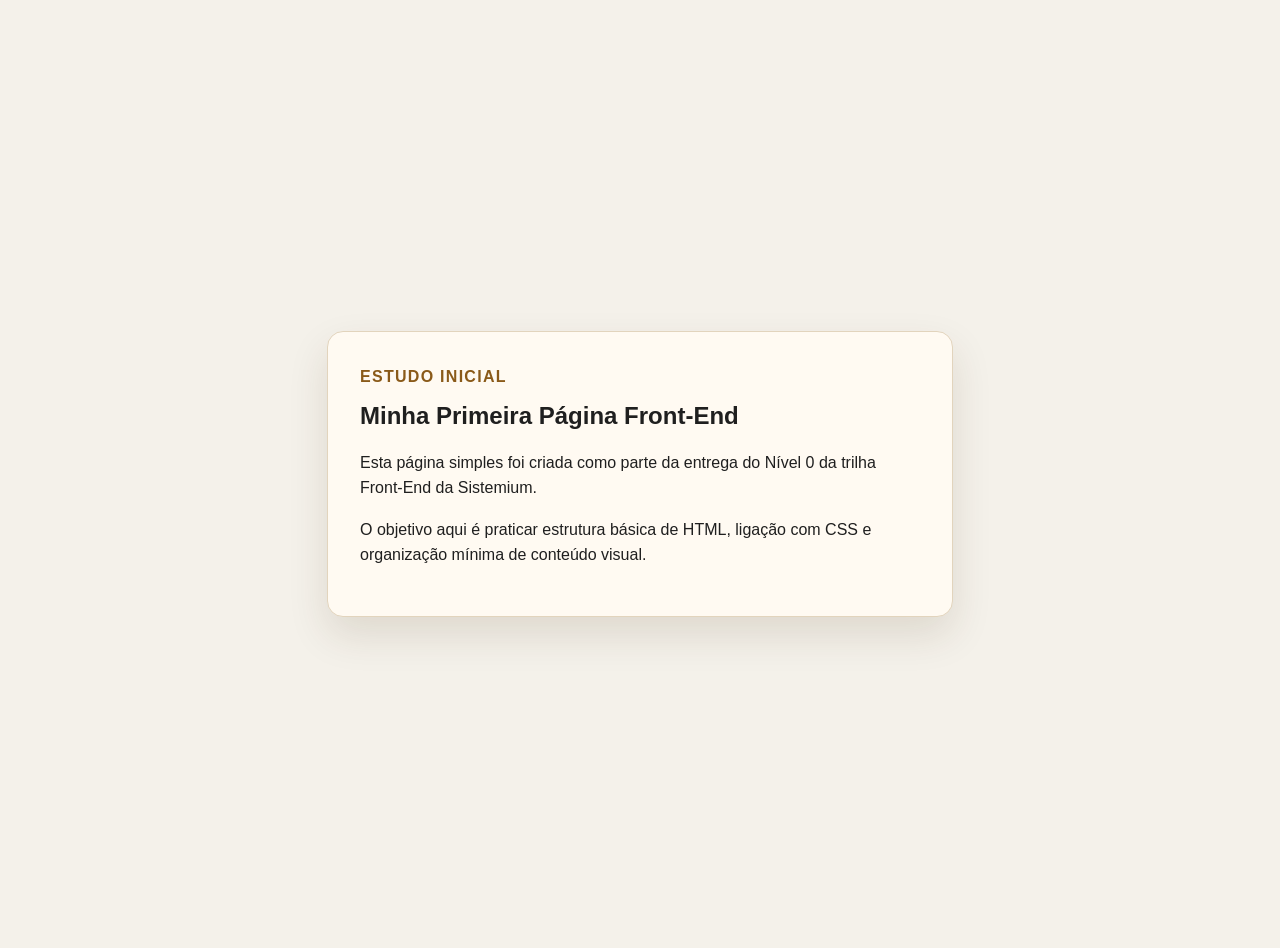
<file: primeira-pagina-html-css/index.html>
<!DOCTYPE html>
<html lang="pt-BR">
  <head>
    <meta charset="UTF-8" />
    <meta name="viewport" content="width=device-width, initial-scale=1.0" />
    <title>Primeira Página HTML e CSS</title>
    <link rel="stylesheet" href="style.css" />
  </head>
  <body>
    <main class="pagina">
      <section class="cartao">
        <p class="etiqueta">Estudo Inicial</p>
        <h1>Minha Primeira Página Front-End</h1>
        <p>
          Esta página simples foi criada como parte da entrega do Nível 0 da
          trilha Front-End da Sistemium.
        </p>
        <p>
          O objetivo aqui é praticar estrutura básica de HTML, ligação com CSS
          e organização mínima de conteúdo visual.
        </p>
      </section>
    </main>
  </body>
  </html>
</file>
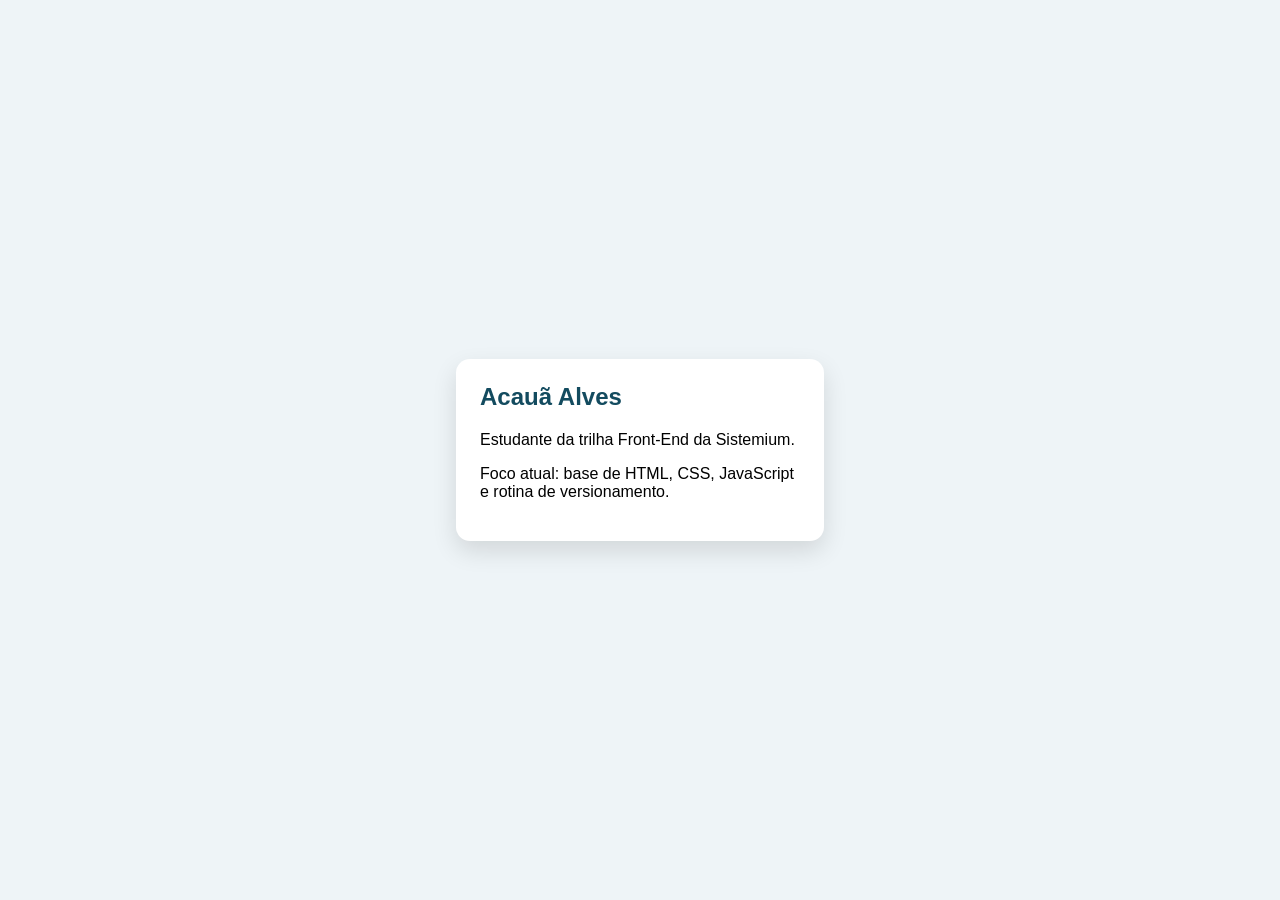
<file: exercicios/01-cartao-apresentacao/index.html>
<!DOCTYPE html>
<html lang="pt-BR">
  <head>
    <meta charset="UTF-8" />
    <meta name="viewport" content="width=device-width, initial-scale=1.0" />
    <title>Cartão de Apresentação</title>
    <link rel="stylesheet" href="style.css" />
  </head>
  <body>
    <section class="cartao">
      <h1>Acauã Alves</h1>
      <p>Estudante da trilha Front-End da Sistemium.</p>
      <p>Foco atual: base de HTML, CSS, JavaScript e rotina de versionamento.</p>
    </section>
  </body>
  </html>
</file>
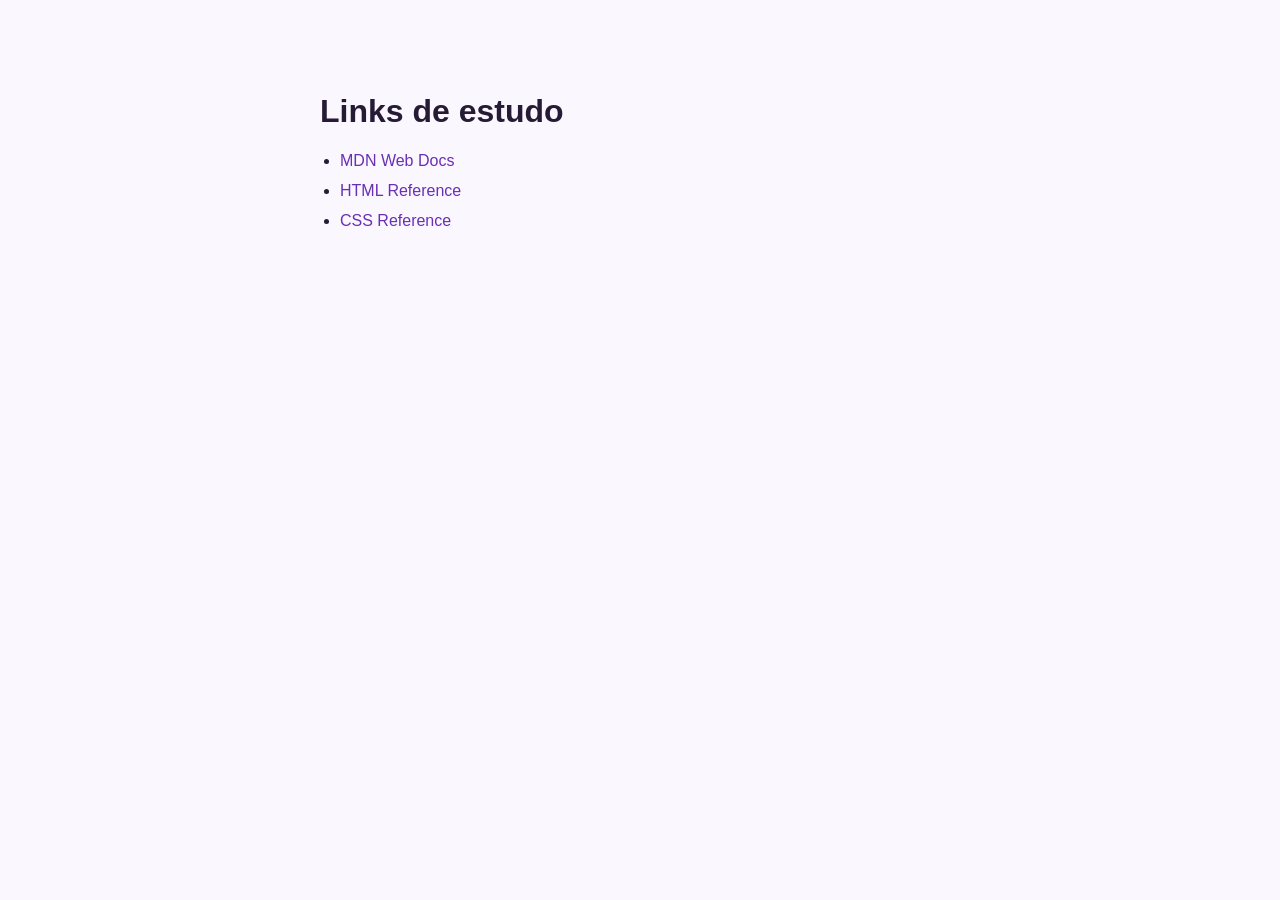
<file: exercicios/02-lista-de-links/index.html>
<!DOCTYPE html>
<html lang="pt-BR">
  <head>
    <meta charset="UTF-8" />
    <meta name="viewport" content="width=device-width, initial-scale=1.0" />
    <title>Lista de Links</title>
    <link rel="stylesheet" href="style.css" />
  </head>
  <body>
    <main class="conteudo">
      <h1>Links de estudo</h1>
      <ul>
        <li><a href="https://developer.mozilla.org/" target="_blank">MDN Web Docs</a></li>
        <li><a href="https://htmlreference.io/" target="_blank">HTML Reference</a></li>
        <li><a href="https://cssreference.io/" target="_blank">CSS Reference</a></li>
      </ul>
    </main>
  </body>
  </html>
</file>
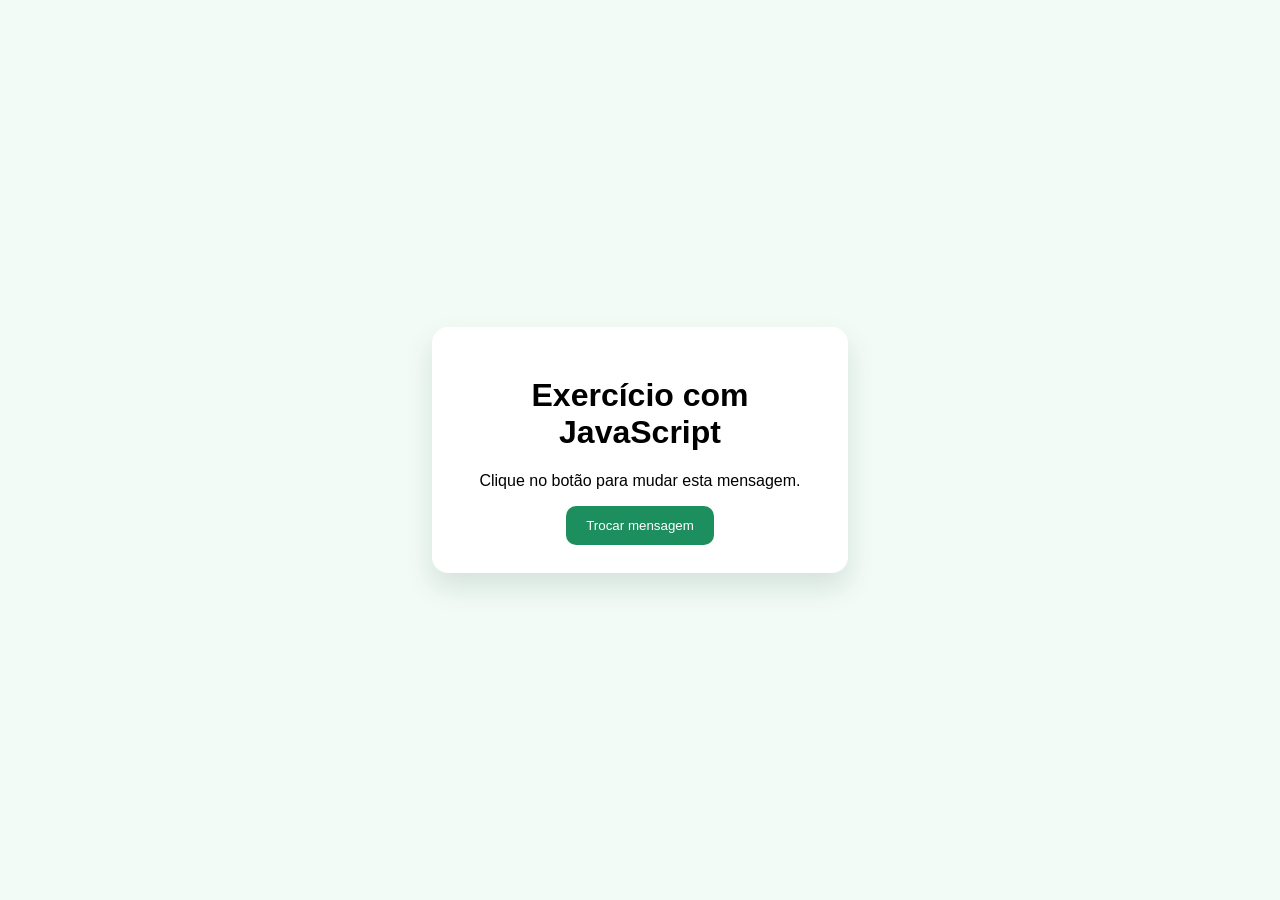
<file: exercicios/03-troca-de-mensagem/index.html>
<!DOCTYPE html>
<html lang="pt-BR">
  <head>
    <meta charset="UTF-8" />
    <meta name="viewport" content="width=device-width, initial-scale=1.0" />
    <title>Troca de Mensagem</title>
    <link rel="stylesheet" href="style.css" />
  </head>
  <body>
    <main class="painel">
      <h1>Exercício com JavaScript</h1>
      <p id="mensagem">Clique no botão para mudar esta mensagem.</p>
      <button id="botao">Trocar mensagem</button>
    </main>
    <script src="script.js"></script>
  </body>
  </html>
</file>
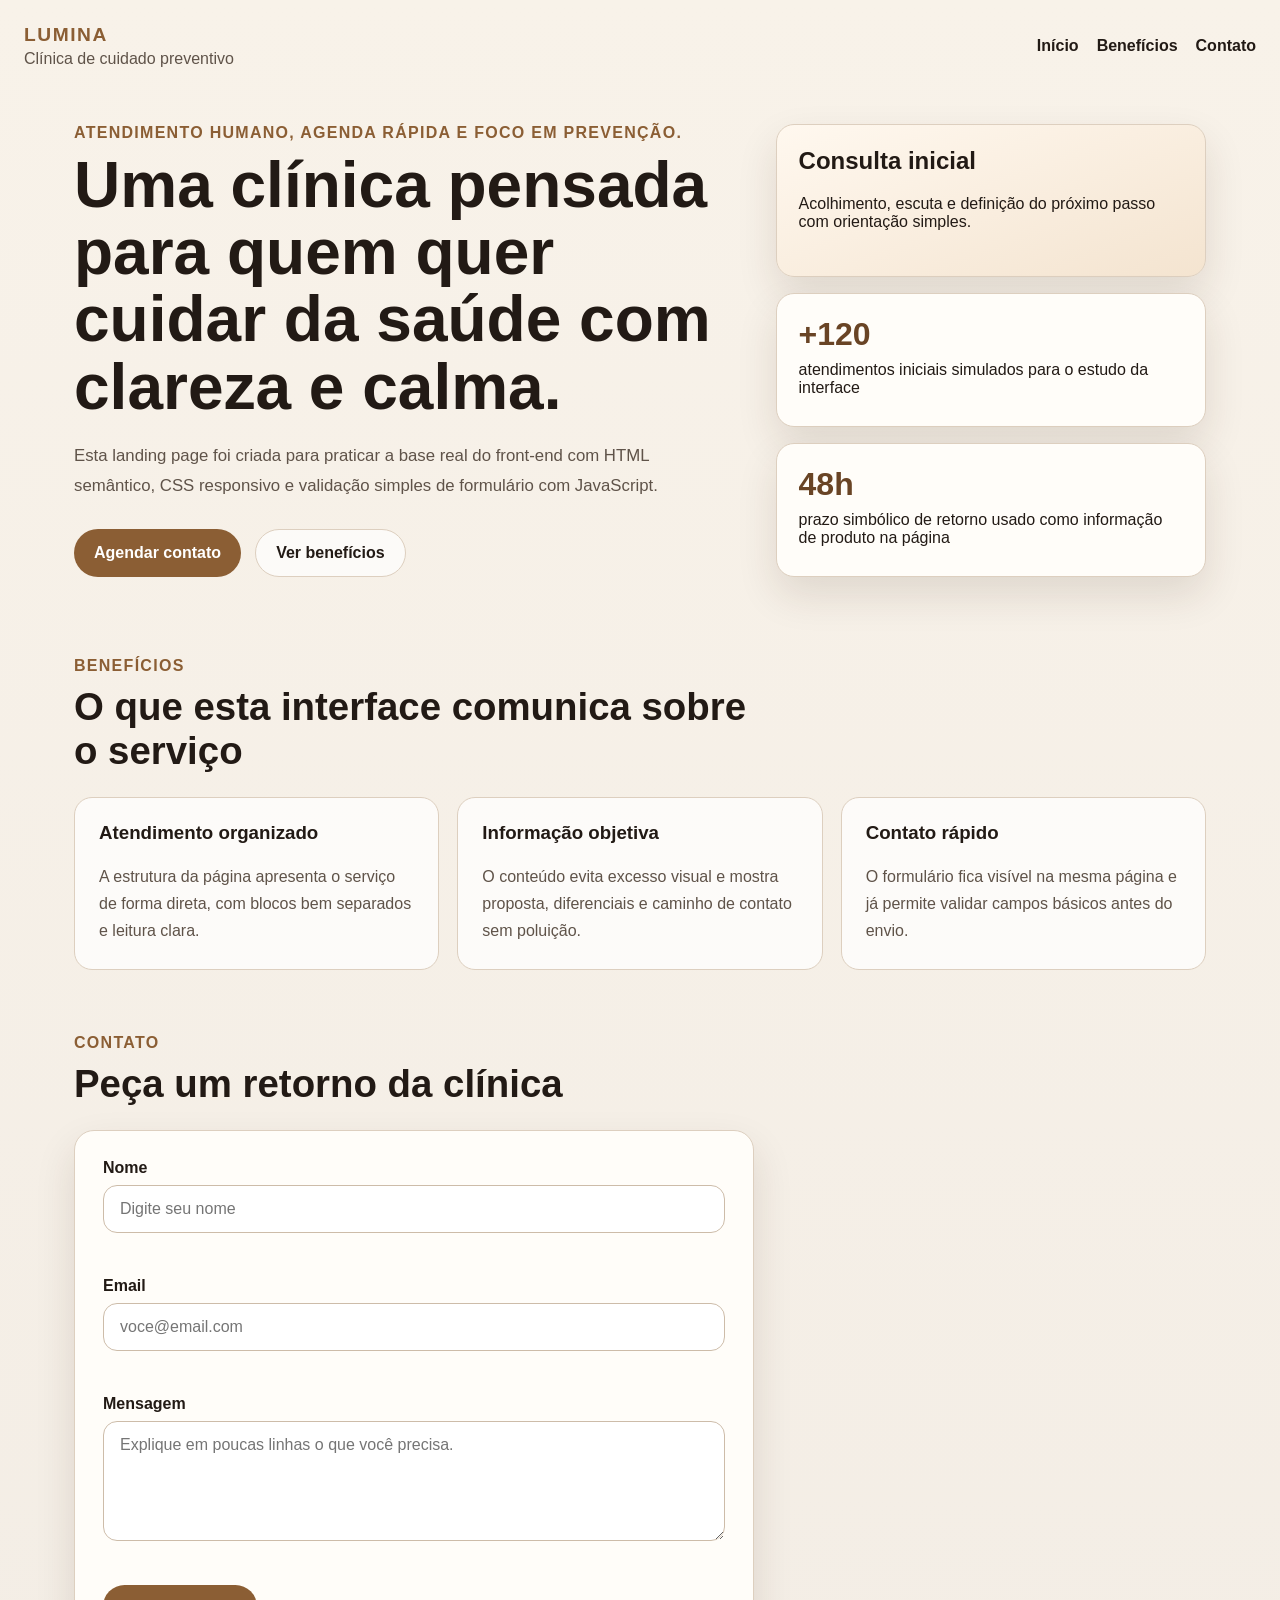
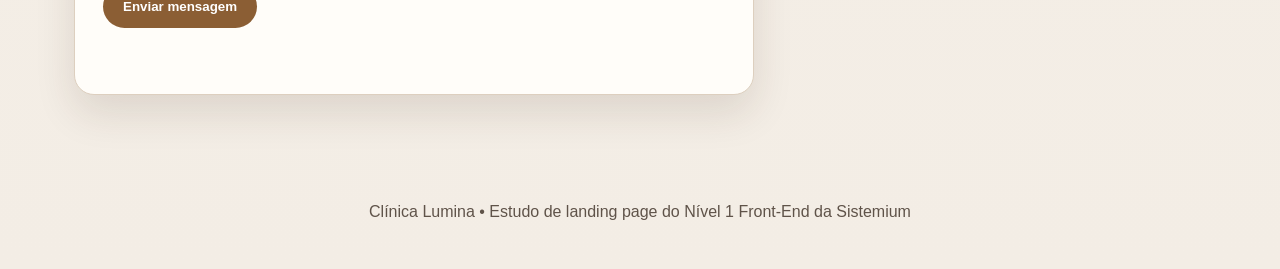
<file: landing-pages/01-clinica-lumina/index.html>
<!DOCTYPE html>
<html lang="pt-BR">
  <head>
    <meta charset="UTF-8" />
    <meta name="viewport" content="width=device-width, initial-scale=1.0" />
    <meta
      name="description"
      content="Clínica Lumina: landing page responsiva criada como estudo do Nível 1 da trilha Front-End da Sistemium."
    />
    <title>Clínica Lumina</title>
    <link rel="stylesheet" href="style.css" />
  </head>
  <body>
    <header class="topo">
      <div class="marca">
        <span class="marca__selo">Lumina</span>
        <span class="marca__texto">Clínica de cuidado preventivo</span>
      </div>
      <nav class="menu" aria-label="Navegação principal">
        <a href="#inicio">Início</a>
        <a href="#beneficios">Benefícios</a>
        <a href="#contato">Contato</a>
      </nav>
    </header>

    <main>
      <section class="hero" id="inicio">
        <div class="hero__conteudo">
          <p class="hero__linha">Atendimento humano, agenda rápida e foco em prevenção.</p>
          <h1>Uma clínica pensada para quem quer cuidar da saúde com clareza e calma.</h1>
          <p class="hero__descricao">
            Esta landing page foi criada para praticar a base real do front-end com HTML semântico,
            CSS responsivo e validação simples de formulário com JavaScript.
          </p>
          <div class="hero__acoes">
            <a class="botao botao--primario" href="#contato">Agendar contato</a>
            <a class="botao botao--secundario" href="#beneficios">Ver benefícios</a>
          </div>
        </div>

        <aside class="hero__painel" aria-label="Resumo visual da clínica">
          <div class="card card--destaque">
            <h2>Consulta inicial</h2>
            <p>Acolhimento, escuta e definição do próximo passo com orientação simples.</p>
          </div>
          <div class="card">
            <strong>+120</strong>
            <span>atendimentos iniciais simulados para o estudo da interface</span>
          </div>
          <div class="card">
            <strong>48h</strong>
            <span>prazo simbólico de retorno usado como informação de produto na página</span>
          </div>
        </aside>
      </section>

      <section class="beneficios" id="beneficios" aria-labelledby="titulo-beneficios">
        <div class="secao__cabecalho">
          <p class="secao__linha">Benefícios</p>
          <h2 id="titulo-beneficios">O que esta interface comunica sobre o serviço</h2>
        </div>

        <div class="beneficios__grid">
          <article class="beneficio">
            <h3>Atendimento organizado</h3>
            <p>
              A estrutura da página apresenta o serviço de forma direta, com blocos bem separados
              e leitura clara.
            </p>
          </article>

          <article class="beneficio">
            <h3>Informação objetiva</h3>
            <p>
              O conteúdo evita excesso visual e mostra proposta, diferenciais e caminho de contato
              sem poluição.
            </p>
          </article>

          <article class="beneficio">
            <h3>Contato rápido</h3>
            <p>
              O formulário fica visível na mesma página e já permite validar campos básicos antes
              do envio.
            </p>
          </article>
        </div>
      </section>

      <section class="contato" id="contato" aria-labelledby="titulo-contato">
        <div class="secao__cabecalho">
          <p class="secao__linha">Contato</p>
          <h2 id="titulo-contato">Peça um retorno da clínica</h2>
        </div>

        <form class="formulario" id="formulario-contato" novalidate>
          <div class="campo">
            <label for="nome">Nome</label>
            <input id="nome" name="nome" type="text" placeholder="Digite seu nome" />
            <small class="erro" id="erro-nome"></small>
          </div>

          <div class="campo">
            <label for="email">Email</label>
            <input id="email" name="email" type="email" placeholder="voce@email.com" />
            <small class="erro" id="erro-email"></small>
          </div>

          <div class="campo">
            <label for="mensagem">Mensagem</label>
            <textarea
              id="mensagem"
              name="mensagem"
              rows="5"
              placeholder="Explique em poucas linhas o que você precisa."
            ></textarea>
            <small class="erro" id="erro-mensagem"></small>
          </div>

          <button class="botao botao--primario" type="submit">Enviar mensagem</button>
          <p class="feedback" id="feedback-formulario" aria-live="polite"></p>
        </form>
      </section>
    </main>

    <footer class="rodape">
      <p>Clínica Lumina • Estudo de landing page do Nível 1 Front-End da Sistemium</p>
    </footer>

    <script src="script.js"></script>
  </body>
</html>
</file>
<file: primeira-pagina-html-css/style.css>
body {
  margin: 0;
  font-family: Arial, sans-serif;
  background: #f4f1ea;
  color: #1f1f1f;
}

.pagina {
  min-height: 100vh;
  display: flex;
  align-items: center;
  justify-content: center;
  padding: 24px;
}

.cartao {
  max-width: 560px;
  padding: 32px;
  border-radius: 16px;
  background: #fffaf2;
  border: 1px solid #e2d4bd;
  box-shadow: 0 18px 40px rgba(66, 45, 12, 0.12);
}

.etiqueta {
  margin: 0 0 12px;
  color: #8a5a19;
  font-weight: bold;
  text-transform: uppercase;
  letter-spacing: 0.08em;
}

h1 {
  margin-top: 0;
}

p {
  line-height: 1.6;
}
</file>
<file: exercicios/01-cartao-apresentacao/style.css>
body {
  margin: 0;
  min-height: 100vh;
  display: flex;
  align-items: center;
  justify-content: center;
  background: #eef4f7;
  font-family: Arial, sans-serif;
}

.cartao {
  width: 320px;
  padding: 24px;
  border-radius: 14px;
  background: white;
  box-shadow: 0 10px 24px rgba(0, 0, 0, 0.12);
}

h1 {
  margin-top: 0;
  color: #134b5f;
}
</file>
<file: exercicios/02-lista-de-links/style.css>
body {
  margin: 0;
  background: #faf7ff;
  font-family: Arial, sans-serif;
  color: #261a35;
}

.conteudo {
  max-width: 640px;
  margin: 48px auto;
  padding: 24px;
}

ul {
  padding-left: 20px;
}

li + li {
  margin-top: 12px;
}

a {
  color: #6a2fb4;
  text-decoration: none;
}

a:hover {
  text-decoration: underline;
}
</file>
<file: exercicios/03-troca-de-mensagem/style.css>
body {
  margin: 0;
  min-height: 100vh;
  display: flex;
  align-items: center;
  justify-content: center;
  background: #f3fbf7;
  font-family: Arial, sans-serif;
}

.painel {
  width: 360px;
  padding: 28px;
  border-radius: 16px;
  background: #ffffff;
  box-shadow: 0 14px 28px rgba(22, 81, 52, 0.14);
  text-align: center;
}

button {
  border: none;
  border-radius: 10px;
  padding: 12px 20px;
  background: #1d8f5f;
  color: white;
  cursor: pointer;
}

button:hover {
  background: #156f49;
}
</file>
<file: landing-pages/01-clinica-lumina/style.css>
:root {
  --cor-fundo: #f4efe7;
  --cor-superficie: #fffdf9;
  --cor-destaque: #8b5e34;
  --cor-destaque-forte: #694425;
  --cor-texto: #221a15;
  --cor-texto-suave: #5f5349;
  --cor-borda: #ddcfbf;
  --cor-erro: #b42318;
  --sombra: 0 18px 40px rgba(56, 35, 14, 0.12);
}

* {
  box-sizing: border-box;
}

body {
  margin: 0;
  font-family: "Segoe UI", Arial, sans-serif;
  background: linear-gradient(180deg, #f8f2e9 0%, #f3ede5 100%);
  color: var(--cor-texto);
}

a {
  color: inherit;
  text-decoration: none;
}

.topo,
.hero,
.beneficios,
.contato,
.rodape {
  padding-left: 24px;
  padding-right: 24px;
}

.topo {
  display: flex;
  align-items: center;
  justify-content: space-between;
  gap: 20px;
  padding-top: 24px;
  padding-bottom: 24px;
}

.marca {
  display: flex;
  flex-direction: column;
  gap: 4px;
}

.marca__selo {
  font-size: 1.2rem;
  font-weight: 700;
  letter-spacing: 0.08em;
  text-transform: uppercase;
  color: var(--cor-destaque);
}

.marca__texto {
  color: var(--cor-texto-suave);
}

.menu {
  display: flex;
  gap: 18px;
  flex-wrap: wrap;
}

.menu a {
  font-weight: 600;
}

.hero {
  display: grid;
  grid-template-columns: minmax(0, 1.4fr) minmax(280px, 0.9fr);
  gap: 32px;
  max-width: 1180px;
  margin: 0 auto;
  padding-top: 32px;
  padding-bottom: 72px;
}

.hero__conteudo,
.hero__painel,
.beneficios,
.contato {
  max-width: 1180px;
  margin: 0 auto;
}

.hero__linha,
.secao__linha {
  margin: 0 0 10px;
  color: var(--cor-destaque);
  font-weight: 700;
  letter-spacing: 0.08em;
  text-transform: uppercase;
}

.hero h1 {
  margin: 0;
  font-size: clamp(2.3rem, 5vw, 4.4rem);
  line-height: 1.05;
}

.hero__descricao {
  max-width: 640px;
  margin: 20px 0 0;
  font-size: 1.05rem;
  line-height: 1.8;
  color: var(--cor-texto-suave);
}

.hero__acoes {
  display: flex;
  gap: 14px;
  flex-wrap: wrap;
  margin-top: 28px;
}

.botao {
  display: inline-flex;
  align-items: center;
  justify-content: center;
  padding: 14px 20px;
  border-radius: 999px;
  font-weight: 700;
  transition: transform 0.2s ease, background 0.2s ease;
}

.botao:hover {
  transform: translateY(-1px);
}

.botao--primario {
  border: none;
  background: var(--cor-destaque);
  color: white;
  cursor: pointer;
}

.botao--primario:hover {
  background: var(--cor-destaque-forte);
}

.botao--secundario {
  border: 1px solid var(--cor-borda);
  background: rgba(255, 255, 255, 0.7);
}

.hero__painel {
  display: grid;
  gap: 16px;
}

.card {
  padding: 22px;
  border: 1px solid var(--cor-borda);
  border-radius: 18px;
  background: var(--cor-superficie);
  box-shadow: var(--sombra);
}

.card--destaque {
  background: linear-gradient(160deg, #fff8ef 0%, #f4e4d0 100%);
}

.card h2,
.beneficio h3 {
  margin-top: 0;
}

.card strong {
  display: block;
  margin-bottom: 8px;
  font-size: 2rem;
  color: var(--cor-destaque-forte);
}

.beneficios {
  padding-top: 8px;
  padding-bottom: 56px;
}

.secao__cabecalho {
  max-width: 700px;
  margin-bottom: 24px;
}

.secao__cabecalho h2 {
  margin: 0;
  font-size: clamp(1.8rem, 3vw, 2.8rem);
}

.beneficios__grid {
  display: grid;
  grid-template-columns: repeat(3, minmax(0, 1fr));
  gap: 18px;
}

.beneficio {
  padding: 24px;
  border-radius: 18px;
  background: rgba(255, 255, 255, 0.75);
  border: 1px solid var(--cor-borda);
}

.beneficio p {
  margin-bottom: 0;
  color: var(--cor-texto-suave);
  line-height: 1.7;
}

.contato {
  padding-top: 8px;
  padding-bottom: 72px;
}

.formulario {
  max-width: 680px;
  padding: 28px;
  border-radius: 20px;
  background: var(--cor-superficie);
  border: 1px solid var(--cor-borda);
  box-shadow: var(--sombra);
}

.campo {
  display: flex;
  flex-direction: column;
  gap: 8px;
  margin-bottom: 18px;
}

.campo label {
  font-weight: 700;
}

.campo input,
.campo textarea {
  width: 100%;
  padding: 14px 16px;
  border: 1px solid #cdbca9;
  border-radius: 14px;
  font: inherit;
  background: white;
}

.campo input:focus,
.campo textarea:focus {
  outline: 2px solid rgba(139, 94, 52, 0.25);
  border-color: var(--cor-destaque);
}

.erro {
  min-height: 18px;
  color: var(--cor-erro);
}

.feedback {
  min-height: 22px;
  margin: 16px 0 0;
  font-weight: 600;
  color: var(--cor-destaque-forte);
}

.rodape {
  padding-top: 20px;
  padding-bottom: 32px;
  text-align: center;
  color: var(--cor-texto-suave);
}

@media (max-width: 920px) {
  .hero {
    grid-template-columns: 1fr;
  }

  .beneficios__grid {
    grid-template-columns: 1fr;
  }
}

@media (max-width: 640px) {
  .topo {
    flex-direction: column;
    align-items: flex-start;
  }

  .hero,
  .beneficios,
  .contato,
  .rodape,
  .topo {
    padding-left: 18px;
    padding-right: 18px;
  }

  .formulario {
    padding: 20px;
  }

  .hero__acoes {
    flex-direction: column;
  }

  .botao {
    width: 100%;
  }
}
</file>
